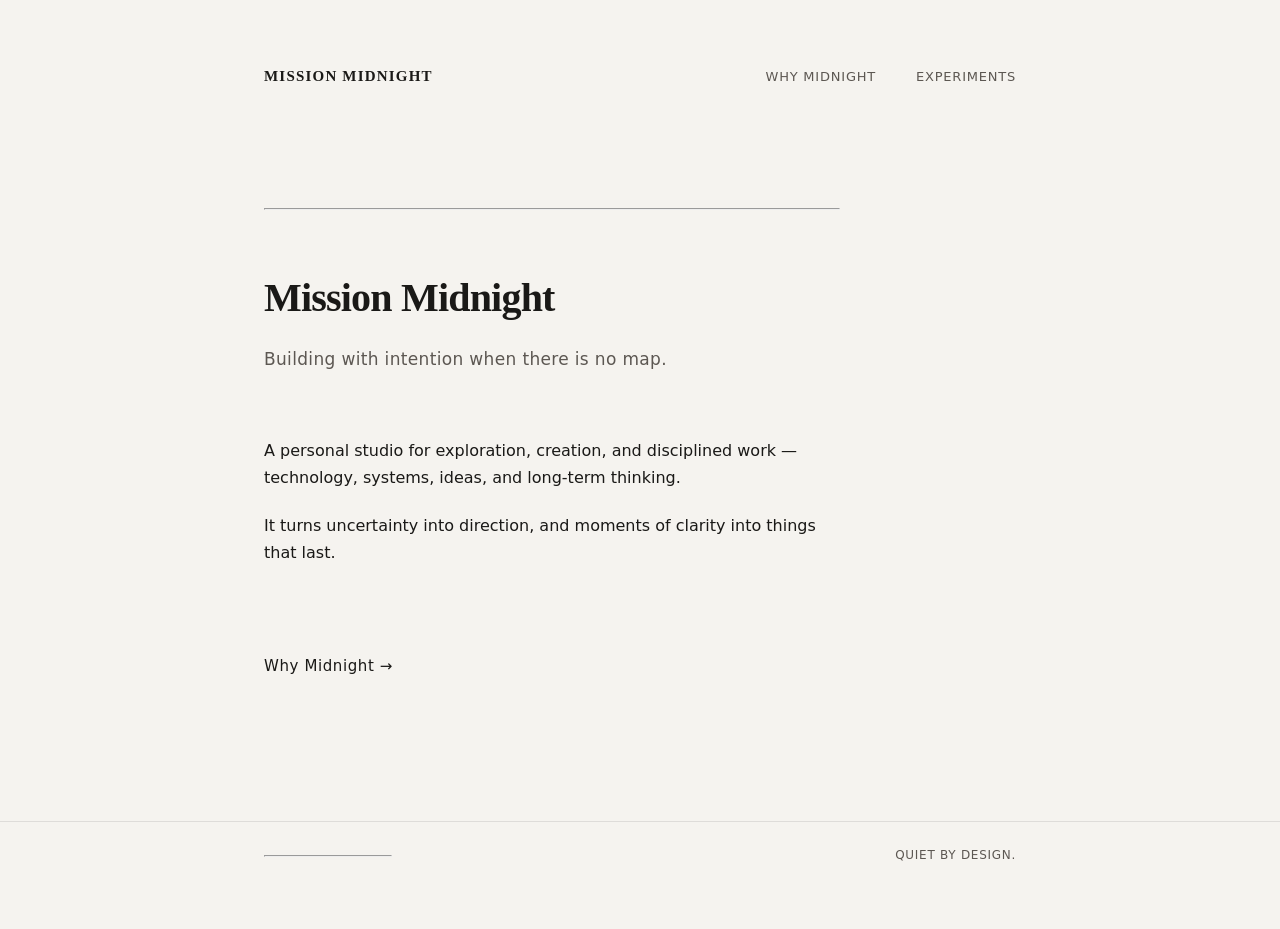
<file: index.html>
<!DOCTYPE html>
<html lang="en">
<head>
  <meta charset="UTF-8" />
  <meta name="viewport" content="width=device-width, initial-scale=1" />
  <title>Mission Midnight</title>
  <link rel="stylesheet" href="styles.css" />
</head>
<body>
  <a href="#main" class="skip-link">Skip to content</a>

  <header class="site-head" role="banner">
    <div class="wrap">
      <a href="index.html" class="logo">Mission Midnight</a>
      <nav class="site-nav" aria-label="Main">
        <ul>
          <li><a href="why-midnight.html">Why Midnight</a></li>
          <li><a href="experiments/index.html">Experiments</a></li>
        </ul>
      </nav>
    </div>
  </header>

  <main id="main" class="main home" role="main">
    <div class="wrap">
      <hr class="horizon horizon--top" aria-hidden="true" />
      <article class="hero">
        <h1 class="line1">Mission Midnight</h1>
        <p class="line2">Building with intention when there is no map.</p>
        <p class="body">
          A personal studio for exploration, creation, and disciplined work — technology, systems, ideas, and long-term thinking.
        </p>
        <p class="body">
          It turns uncertainty into direction, and moments of clarity into things that last.
        </p>
        <p class="out">
          <a href="why-midnight.html">Why Midnight →</a>
        </p>
      </article>
    </div>
  </main>

  <footer class="site-foot" role="contentinfo">
    <div class="wrap">
      <hr class="horizon" aria-hidden="true" />
      <small>Quiet by design.</small>
    </div>
  </footer>
</body>
</html>
</file>
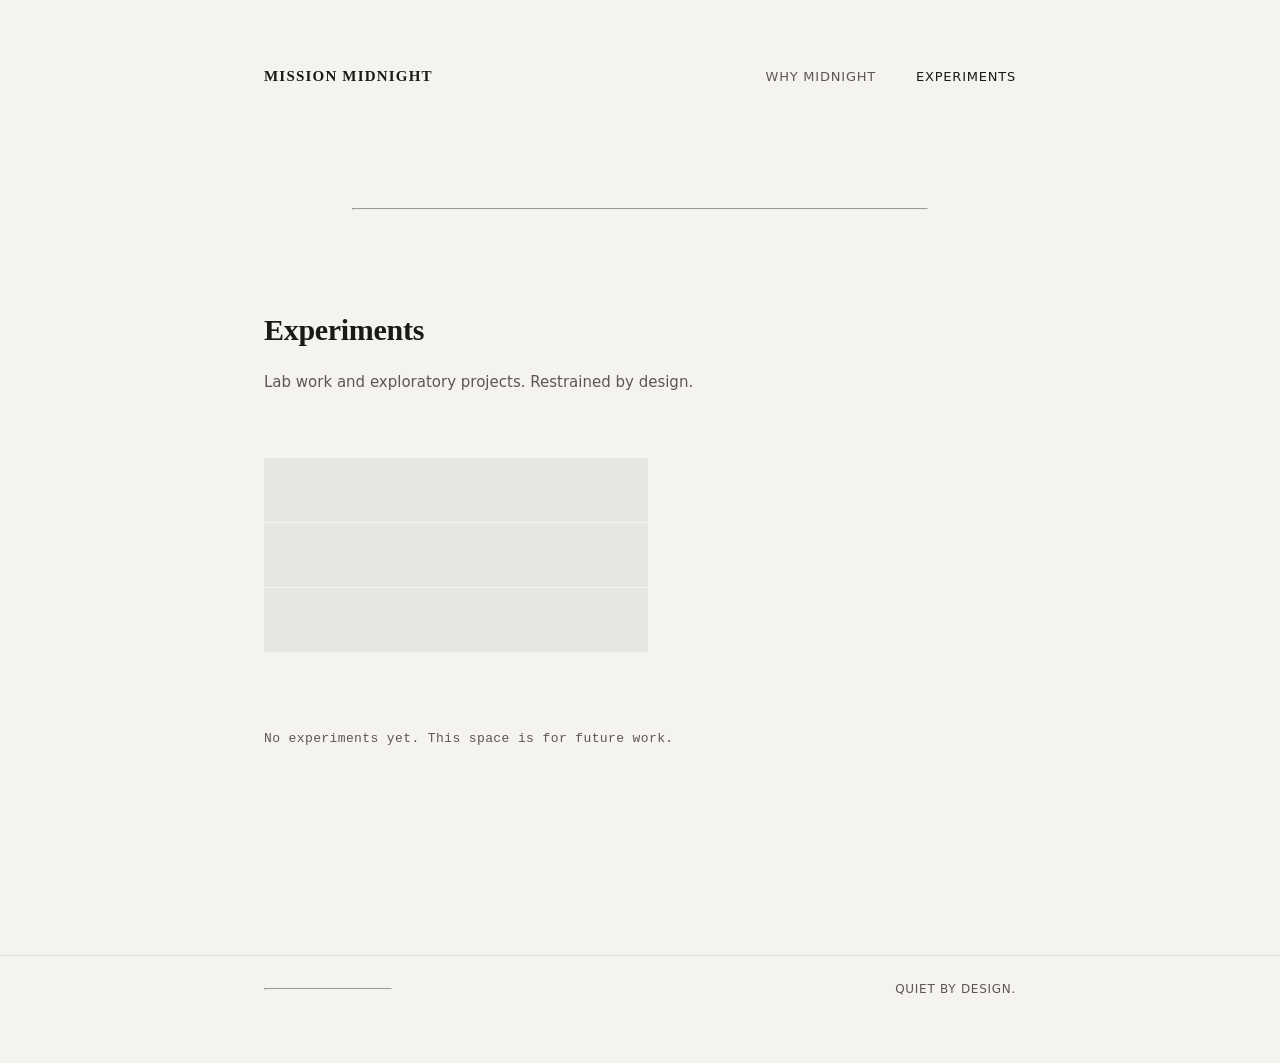
<file: experiments/index.html>
<!DOCTYPE html>
<html lang="en">
<head>
  <meta charset="UTF-8" />
  <meta name="viewport" content="width=device-width, initial-scale=1" />
  <title>Experiments — Mission Midnight</title>
  <link rel="stylesheet" href="../styles.css" />
</head>
<body>
  <a href="#main" class="skip-link">Skip to content</a>

  <header class="site-head" role="banner">
    <div class="wrap">
      <a href="../index.html" class="logo">Mission Midnight</a>
      <nav class="site-nav" aria-label="Main">
        <ul>
          <li><a href="../why-midnight.html">Why Midnight</a></li>
          <li><a href="index.html" aria-current="page">Experiments</a></li>
        </ul>
      </nav>
    </div>
  </header>

  <main id="main" class="main page lab" role="main">
    <div class="wrap">
      <hr class="horizon horizon--top" aria-hidden="true" />
      <h1 class="title">Experiments</h1>
      <p class="lead">Lab work and exploratory projects. Restrained by design.</p>
      <div class="lab-grid" aria-hidden="true">
        <div class="lab-cell"></div>
        <div class="lab-cell"></div>
        <div class="lab-cell"></div>
      </div>
      <p class="lab-empty">
        No experiments yet. This space is for future work.
      </p>
    </div>
  </main>

  <footer class="site-foot" role="contentinfo">
    <div class="wrap">
      <hr class="horizon" aria-hidden="true" />
      <small>Quiet by design.</small>
    </div>
  </footer>
</body>
</html>
</file>
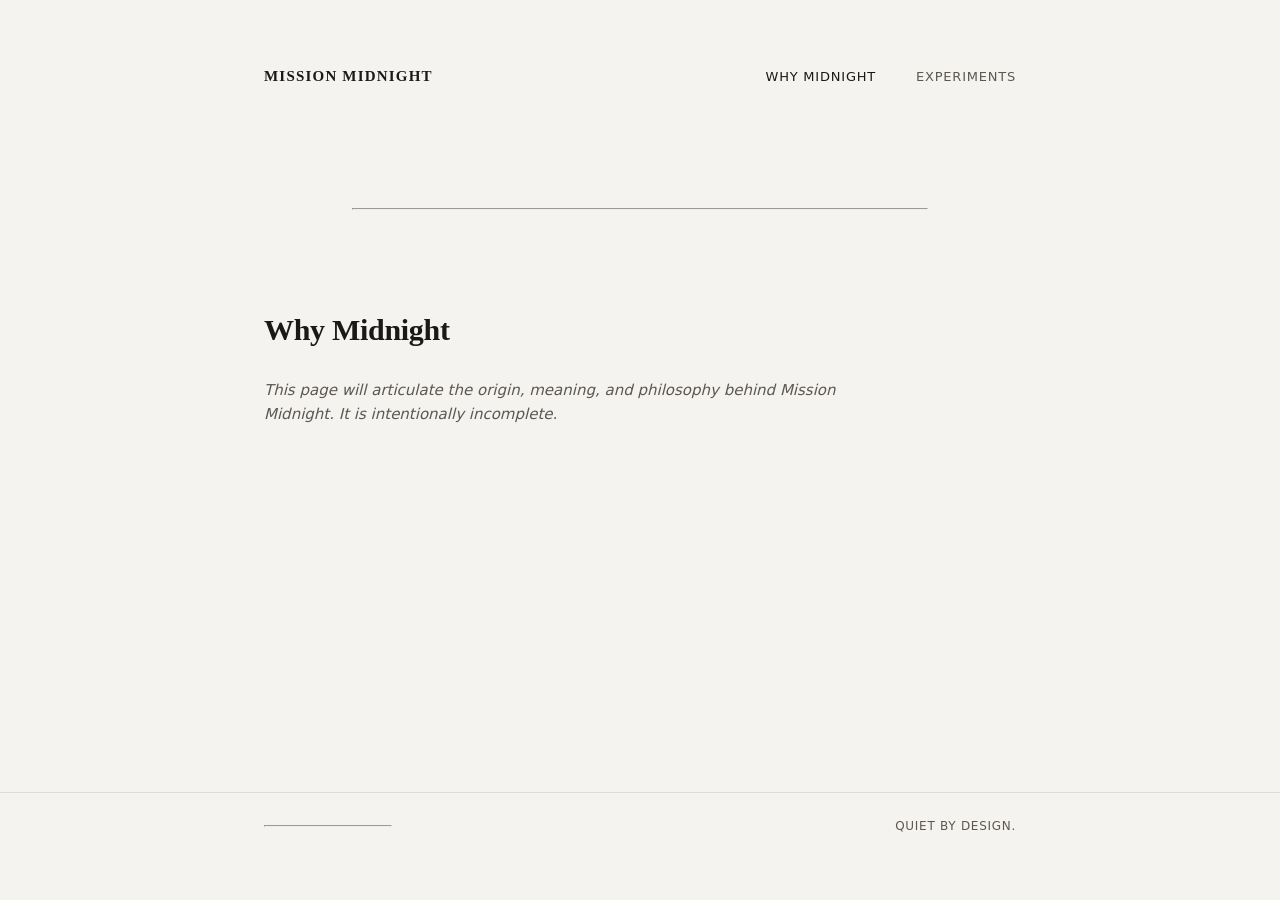
<file: why-midnight.html>
<!DOCTYPE html>
<html lang="en">
<head>
  <meta charset="UTF-8" />
  <meta name="viewport" content="width=device-width, initial-scale=1" />
  <title>Why Midnight — Mission Midnight</title>
  <link rel="stylesheet" href="styles.css" />
</head>
<body>
  <a href="#main" class="skip-link">Skip to content</a>

  <header class="site-head" role="banner">
    <div class="wrap">
      <a href="index.html" class="logo">Mission Midnight</a>
      <nav class="site-nav" aria-label="Main">
        <ul>
          <li><a href="why-midnight.html" aria-current="page">Why Midnight</a></li>
          <li><a href="experiments/index.html">Experiments</a></li>
        </ul>
      </nav>
    </div>
  </header>

  <main id="main" class="main page" role="main">
    <div class="wrap">
      <hr class="horizon horizon--top" aria-hidden="true" />
      <h1 class="title">Why Midnight</h1>
      <p class="placeholder">
        This page will articulate the origin, meaning, and philosophy behind Mission Midnight. It is intentionally incomplete.
      </p>
    </div>
  </main>

  <footer class="site-foot" role="contentinfo">
    <div class="wrap">
      <hr class="horizon" aria-hidden="true" />
      <small>Quiet by design.</small>
    </div>
  </footer>
</body>
</html>
</file>
<file: styles.css>
/* Mission Midnight — full redesign
   Dark-first. One lit window. System fonts only. */

/* ——— Tokens: dark (default) ——— */
:root {
  --bg: #0a0a0a;
  --fg: #e6e2dc;
  --muted: #6b6560;
  --accent: #2a2a2a;
  --line: rgba(230, 226, 220, 0.12);
  --line-glow: rgba(230, 226, 220, 0.06);
  --maxw: 52rem;
  --maxw-narrow: 36rem;
  --space-2xs: 0.25rem;
  --space-xs: 0.5rem;
  --space-sm: 1rem;
  --space: 1.5rem;
  --space-lg: 2.5rem;
  --space-xl: 4rem;
  --space-2xl: 6rem;
  --space-3xl: 8rem;
  --ease: cubic-bezier(0.4, 0, 0.2, 1);
  --font-serif: Georgia, "Times New Roman", Times, serif;
  --font-sans: system-ui, -apple-system, BlinkMacSystemFont, "Segoe UI", sans-serif;
  --font-mono: ui-monospace, "SF Mono", Menlo, monospace;
}

@media (prefers-color-scheme: light) {
  :root {
    --bg: #f5f3ef;
    --fg: #1a1917;
    --muted: #5c5752;
    --accent: #e8e6e2;
    --line: rgba(26, 25, 23, 0.1);
    --line-glow: transparent;
  }
}

@media (prefers-reduced-motion: reduce) {
  :root { --ease: linear; }
}

*,
*::before,
*::after { box-sizing: border-box; }

html {
  font-size: 100%;
  -webkit-text-size-adjust: 100%;
}

body {
  font-family: var(--font-sans);
  background: var(--bg);
  color: var(--fg);
  line-height: 1.6;
  margin: 0;
  min-height: 100vh;
  display: flex;
  flex-direction: column;
}

:focus-visible {
  outline: 2px solid var(--fg);
  outline-offset: 3px;
}

a { color: inherit; text-decoration: none; }
a:hover { text-decoration: underline; }

/* ——— Skip link ——— */
.skip-link {
  position: absolute;
  top: -10rem;
  left: var(--space);
  padding: var(--space-sm) var(--space);
  background: var(--fg);
  color: var(--bg);
  font-size: 0.875rem;
  z-index: 100;
  transition: top 0.2s var(--ease);
}
.skip-link:focus { top: var(--space); }

/* ——— Wrapper ——— */
.wrap {
  width: 100%;
  max-width: var(--maxw);
  margin: 0 auto;
  padding-left: var(--space-lg);
  padding-right: var(--space-lg);
}

@media (max-width: 640px) {
  .wrap { padding-left: var(--space); padding-right: var(--space); }
}

/* ——— Site header: minimal, anchored ——— */
.site-head {
  padding-top: var(--space-xl);
  padding-bottom: var(--space);
}

.site-head .wrap {
  display: flex;
  justify-content: space-between;
  align-items: baseline;
  flex-wrap: wrap;
  gap: var(--space);
}

.logo {
  font-family: var(--font-serif);
  font-size: 0.9375rem;
  font-weight: 600;
  letter-spacing: 0.08em;
  text-transform: uppercase;
}

.site-nav ul {
  display: flex;
  gap: var(--space-lg);
  list-style: none;
  margin: 0;
  padding: 0;
  font-size: 0.8125rem;
  letter-spacing: 0.06em;
  text-transform: uppercase;
  color: var(--muted);
}

.site-nav a[aria-current="page"] { color: var(--fg); }

/* ——— Horizon line (brand motif: light under the door) ——— */
.horizon {
  height: 1px;
  width: 100%;
  max-width: var(--maxw-narrow);
  margin: 0 auto;
  background: var(--line);
  box-shadow: 0 0 24px var(--line-glow);
}

.horizon--top { margin-bottom: var(--space-2xl); }
.horizon--bottom { margin-top: var(--space-2xl); }

/* ——— Main ——— */
.main {
  flex: 1;
  padding-bottom: var(--space-3xl);
}

/* ——— Home: one block, one window ——— */
.home {
  padding-top: var(--space-2xl);
}

.home .hero {
  max-width: var(--maxw-narrow);
}

.home .hero .line1 {
  font-family: var(--font-serif);
  font-size: clamp(1.75rem, 4.5vw, 2.5rem);
  font-weight: 600;
  letter-spacing: -0.02em;
  line-height: 1.2;
  margin: 0 0 var(--space);
}

.home .hero .line2 {
  font-size: 1.0625rem;
  color: var(--muted);
  letter-spacing: 0.02em;
  margin: 0 0 var(--space-xl);
}

.home .hero .body {
  font-size: 1rem;
  line-height: 1.7;
  color: var(--fg);
  margin: 0 0 var(--space);
}

.home .hero .body + .body {
  margin-top: -0.25rem;
}

.home .hero .out {
  margin-top: var(--space-xl);
  padding-top: var(--space);
  font-size: 0.9375rem;
  letter-spacing: 0.04em;
}

.home .horizon--top {
  margin-left: 0;
  margin-right: auto;
  margin-bottom: var(--space-xl);
}

/* ——— Inner pages ——— */
.page {
  padding-top: var(--space-2xl);
}

.page .title {
  font-family: var(--font-serif);
  font-size: clamp(1.5rem, 3vw, 1.875rem);
  font-weight: 600;
  letter-spacing: -0.01em;
  margin: 0 0 var(--space);
}

.page .lead {
  font-size: 0.9375rem;
  color: var(--muted);
  max-width: var(--maxw-narrow);
  margin: 0 0 var(--space-lg);
}

.page .placeholder {
  font-size: 0.9375rem;
  color: var(--muted);
  font-style: italic;
  max-width: var(--maxw-narrow);
}

/* ——— Experiments: lab ——— */
.lab .title { margin-bottom: var(--space-sm); }
.lab .lead { margin-bottom: var(--space-xl); }

.lab-empty {
  padding: var(--space-xl) 0;
  font-family: var(--font-mono);
  font-size: 0.8125rem;
  color: var(--muted);
  letter-spacing: 0.03em;
}

.lab-grid {
  display: grid;
  gap: 1px;
  max-width: 24rem;
  margin-top: var(--space);
}

.lab-cell {
  height: 4rem;
  background: var(--accent);
  border-radius: 2px;
}

/* ——— 404 ——— */
.err {
  padding-top: var(--space-3xl);
  padding-bottom: var(--space-3xl);
  text-align: left;
}

.err .code {
  font-family: var(--font-serif);
  font-size: clamp(4rem, 15vw, 8rem);
  font-weight: 600;
  letter-spacing: -0.04em;
  line-height: 1;
  color: var(--muted);
  margin: 0 0 var(--space);
}

.err .msg {
  font-size: 1rem;
  color: var(--muted);
  margin: 0 0 var(--space-lg);
}

.err .back {
  font-size: 0.9375rem;
  letter-spacing: 0.04em;
}

/* ——— Footer ——— */
.site-foot {
  padding-top: var(--space);
  padding-bottom: var(--space-xl);
  border-top: 1px solid var(--line);
}

.site-foot .wrap {
  display: flex;
  justify-content: space-between;
  align-items: center;
  flex-wrap: wrap;
  gap: var(--space);
}

.site-foot small {
  font-size: 0.75rem;
  letter-spacing: 0.06em;
  text-transform: uppercase;
  color: var(--muted);
}

.site-foot .horizon {
  display: none;
}

@media (min-width: 640px) {
  .site-foot .horizon {
    display: block;
    width: 8rem;
    margin: 0;
    flex-shrink: 0;
  }
}
</file>
